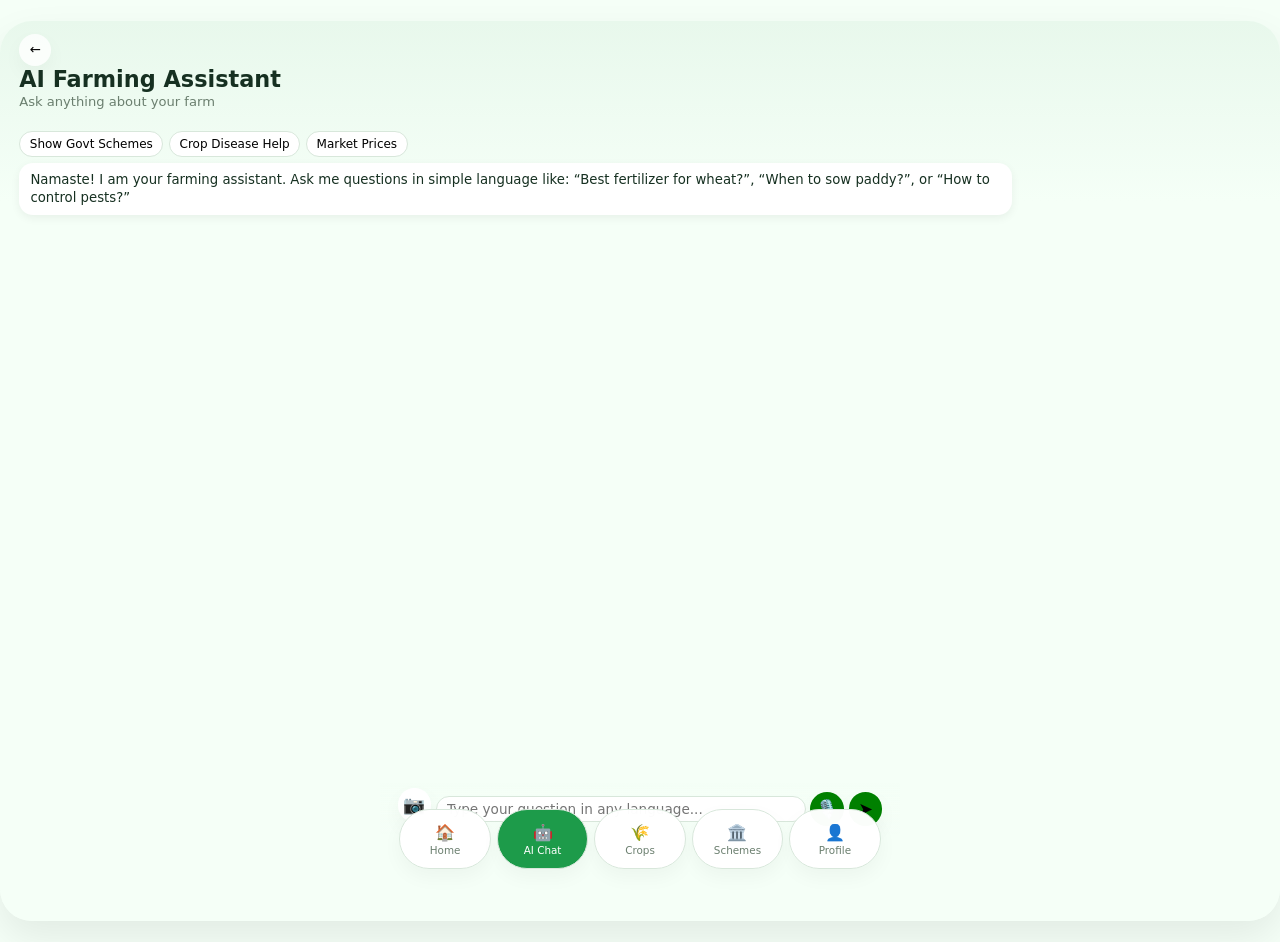
<file: chat.html>
<!DOCTYPE html>
<html lang="en">
<head>
  <meta charset="UTF-8" />
  <title>AI Chat – Kisan Sathi</title>
  <meta name="viewport" content="width=device-width, initial-scale=1.0" />
  <link rel="stylesheet" href="style.css" />
  <script src="script.js" defer></script>
  <script src="krishimitra.js" defer></script>
</head>
<body data-page="chat">
  <div class="app-shell">
    <header class="app-header simple">
      <button class="back-btn" onclick="navigateTo('index.html')">←</button>
      <div>
        <h1 class="app-title">AI Farming Assistant</h1>
        <p class="app-subtitle">Ask anything about your farm</p>
      </div>
    </header>

    <main class="app-main chat-main scrollable">
      <section class="chat-quick-actions">
        <button class="chip" onclick="chatQuick('Show government schemes for small farmers')">
          Show Govt Schemes
        </button>
        <button class="chip" onclick="chatQuick('I see yellow spots on my crop leaves')">
          Crop Disease Help
        </button>
        <button class="chip" onclick="chatQuick('Today market price of wheat')">
          Market Prices
        </button>
      </section>

      <section class="chat-window" id="chatWindow">
        <div class="chat-bubble bot">
          Namaste! I am your farming assistant. Ask me questions in simple language like:
          “Best fertilizer for wheat?”, “When to sow paddy?”, or “How to control pests?”
        </div>
      </section>
    </main>

    <footer class="chat-input-bar">
      <label class="icon-btn upload">
        📷
        <input type="file" accept="image/*" id="chatImageInput" onchange="handleChatImageUpload(event)" hidden />
      </label>

      <div class="chat-input-wrapper">
        <input
          type="text"
          id="chatInput"
          placeholder="Type your question in any language..."
        />
      </div>

      <button class="icon-btn mic"id="voiceBtn" onclick="startVoiceInput()">🎙️
      </button>

      <button class="icon-btn send" onclick="sendChatMessage()">
        ➤
      </button>
    </footer>

    <nav class="bottom-nav">
      <button class="nav-item" onclick="navigateTo('index.html')">
        <span class="nav-icon">🏠</span>
        <span class="nav-label">Home</span>
      </button>
      <button class="nav-item active" onclick="navigateTo('chat.html')">
        <span class="nav-icon">🤖</span>
        <span class="nav-label">AI Chat</span>
      </button>
      <button class="nav-item" onclick="navigateTo('crops.html')">
        <span class="nav-icon">🌾</span>
        <span class="nav-label">Crops</span>
      </button>
      <button class="nav-item" onclick="navigateTo('schemes.html')">
        <span class="nav-icon">🏛️</span>
        <span class="nav-label">Schemes</span>
      </button>
      <button class="nav-item" onclick="navigateTo('profile.html')">
        <span class="nav-icon">👤</span>
        <span class="nav-label">Profile</span>
      </button>
    </nav>
  </div>
</body>
</html>
</file>
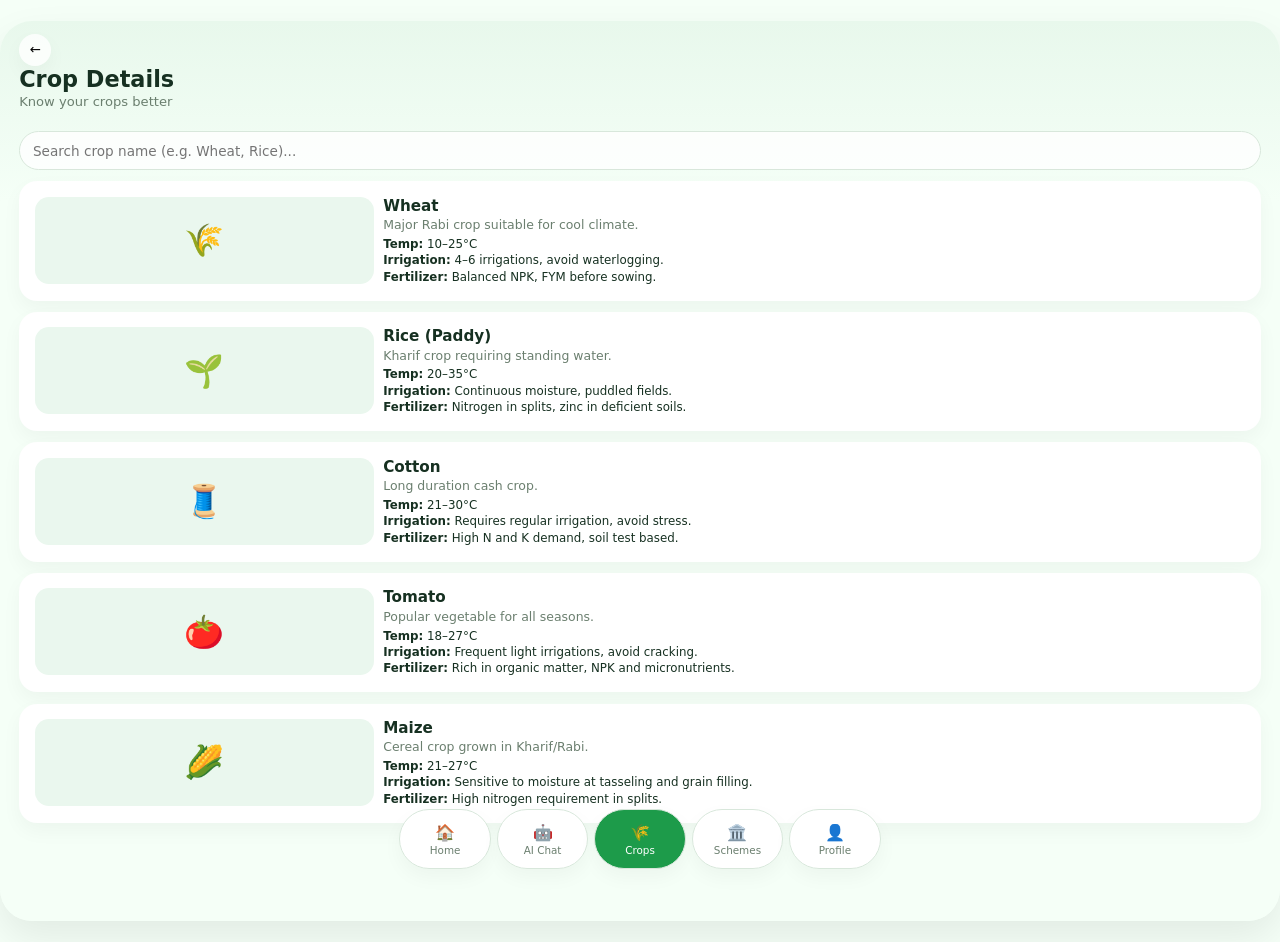
<file: crops.html>
<!DOCTYPE html>
<html lang="en">
<head>
  <meta charset="UTF-8" />
  <title>Crops – Kisan Sathi</title>
  <meta name="viewport" content="width=device-width, initial-scale=1.0" />
  <link rel="stylesheet" href="style.css" />
  <script src="script.js" defer></script>
</head>
<body data-page="crops">
  <div class="app-shell">
    <header class="app-header simple">
      <button class="back-btn" onclick="navigateTo('index.html')">←</button>
      <div>
        <h1 class="app-title">Crop Details</h1>
        <p class="app-subtitle">Know your crops better</p>
      </div>
    </header>

    <main class="app-main scrollable">
      <div class="search-bar-wrapper">
        <input
          type="text"
          id="cropSearch"
          placeholder="Search crop name (e.g. Wheat, Rice)..."
          oninput="filterCrops()"
        />
      </div>

      <section id="cropList" class="card-list">
        <!-- Cards populated from script.js -->
      </section>
    </main>

    <nav class="bottom-nav">
      <button class="nav-item" onclick="navigateTo('index.html')">
        <span class="nav-icon">🏠</span>
        <span class="nav-label">Home</span>
      </button>
      <button class="nav-item" onclick="navigateTo('chat.html')">
        <span class="nav-icon">🤖</span>
        <span class="nav-label">AI Chat</span>
      </button>
      <button class="nav-item active" onclick="navigateTo('crops.html')">
        <span class="nav-icon">🌾</span>
        <span class="nav-label">Crops</span>
      </button>
      <button class="nav-item" onclick="navigateTo('schemes.html')">
        <span class="nav-icon">🏛️</span>
        <span class="nav-label">Schemes</span>
      </button>
      <button class="nav-item" onclick="navigateTo('profile.html')">
        <span class="nav-icon">👤</span>
        <span class="nav-label">Profile</span>
      </button>
    </nav>
  </div>
</body>
</html>
</file>
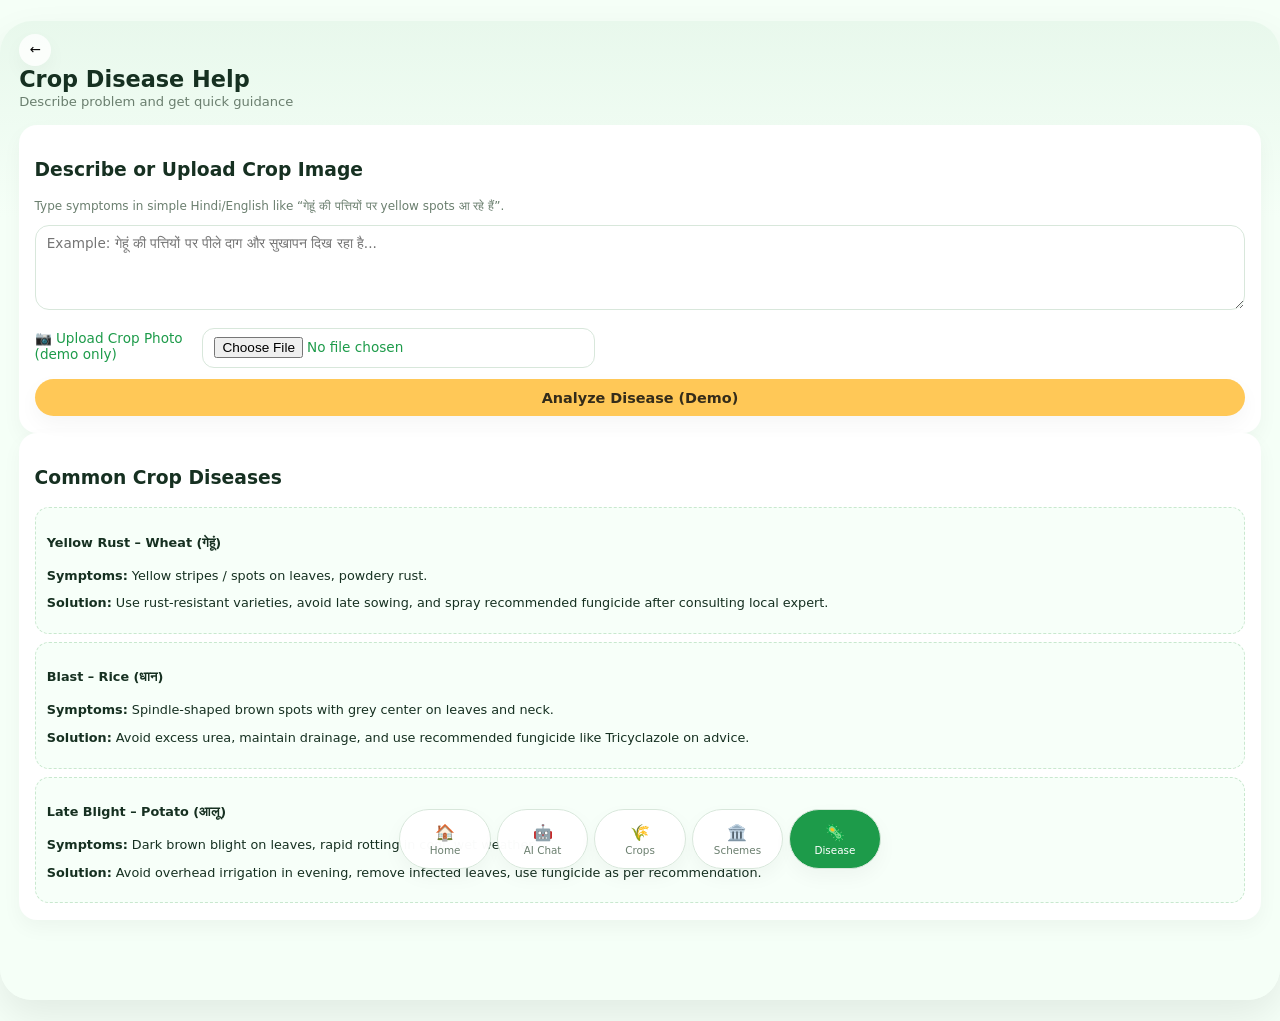
<file: disease.html>
<!DOCTYPE html>
<html lang="en">
<head>
  <meta charset="UTF-8" />
  <title>Crop Diseases – Kisan Sathi</title>
  <meta name="viewport" content="width=device-width, initial-scale=1.0" />
  <link rel="stylesheet" href="style.css" />
  <script src="script.js" defer></script>
</head>
<body data-page="disease">
  <div class="app-shell">
    <header class="app-header simple">
      <button class="back-btn" onclick="navigateTo('index.html')">←</button>
      <div>
        <h1 class="app-title">Crop Disease Help</h1>
        <p class="app-subtitle">Describe problem and get quick guidance</p>
      </div>
    </header>

    <main class="app-main scrollable">
      <section class="card">
        <h3>Describe or Upload Crop Image</h3>
        <p class="info-text small">
          Type symptoms in simple Hindi/English like “गेहूं की पत्तियों पर yellow spots आ रहे हैं”.
        </p>

        <textarea
          id="diseaseDescribe"
          rows="4"
          placeholder="Example: गेहूं की पत्तियों पर पीले दाग और सुखापन दिख रहा है..."
        ></textarea>

        <label class="file-upload">
          <span>📷 Upload Crop Photo (demo only)</span>
          <input
            type="file"
            accept="image/*"
            onchange="handleDiseaseImageUpload(event)"
          />
        </label>

        <button class="btn-primary full-width" onclick="analyzeDisease()">
          Analyze Disease (Demo)
        </button>
      </section>

      <section class="card ai-result" id="diseaseResult" hidden>
        <h3>Possible Issue & Suggestions</h3>
        <p class="ai-tag">AI-style suggestion (offline demo)</p>
        <div id="diseaseContent"></div>
      </section>

      <section class="card">
        <h3>Common Crop Diseases</h3>

        <div class="disease-card">
          <h4>Yellow Rust – Wheat (गेहूं)</h4>
          <p><strong>Symptoms:</strong> Yellow stripes / spots on leaves, powdery rust.</p>
          <p><strong>Solution:</strong> Use rust-resistant varieties, avoid late sowing, and spray recommended fungicide after consulting local expert.</p>
        </div>

        <div class="disease-card">
          <h4>Blast – Rice (धान)</h4>
          <p><strong>Symptoms:</strong> Spindle-shaped brown spots with grey center on leaves and neck.</p>
          <p><strong>Solution:</strong> Avoid excess urea, maintain drainage, and use recommended fungicide like Tricyclazole on advice.</p>
        </div>

        <div class="disease-card">
          <h4>Late Blight – Potato (आलू)</h4>
          <p><strong>Symptoms:</strong> Dark brown blight on leaves, rapid rotting in cool, wet weather.</p>
          <p><strong>Solution:</strong> Avoid overhead irrigation in evening, remove infected leaves, use fungicide as per recommendation.</p>
        </div>
      </section>
    </main>

    <nav class="bottom-nav">
      <button class="nav-item" onclick="navigateTo('index.html')">
        <span class="nav-icon">🏠</span>
        <span class="nav-label">Home</span>
      </button>
      <button class="nav-item" onclick="navigateTo('chat.html')">
        <span class="nav-icon">🤖</span>
        <span class="nav-label">AI Chat</span>
      </button>
      <button class="nav-item" onclick="navigateTo('crops.html')">
        <span class="nav-icon">🌾</span>
        <span class="nav-label">Crops</span>
      </button>
      <button class="nav-item" onclick="navigateTo('schemes.html')">
        <span class="nav-icon">🏛️</span>
        <span class="nav-label">Schemes</span>
      </button>
      <button class="nav-item active" onclick="navigateTo('disease.html')">
        <span class="nav-icon">🦠</span>
        <span class="nav-label">Disease</span>
      </button>
    </nav>
  </div>
</body>
</html>
</file>
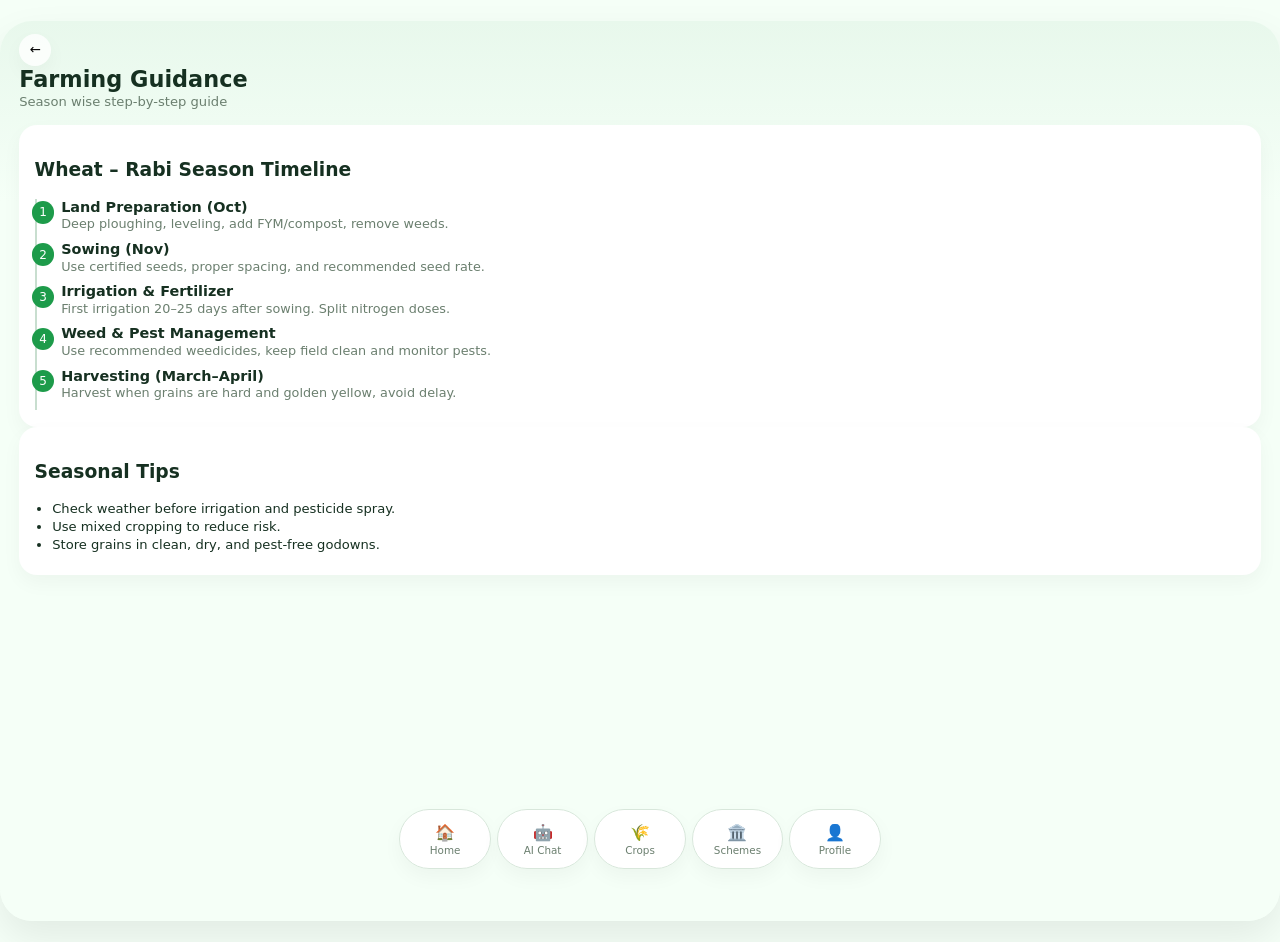
<file: guidance.html>
<!DOCTYPE html>
<html lang="en">
<head>
  <meta charset="UTF-8" />
  <title>Farming Guidance – Kisan Sathi</title>
  <meta name="viewport" content="width=device-width, initial-scale=1.0" />
  <link rel="stylesheet" href="style.css" />
  <script src="script.js" defer></script>
</head>
<body data-page="guidance">
  <div class="app-shell">
    <header class="app-header simple">
      <button class="back-btn" onclick="navigateTo('index.html')">←</button>
      <div>
        <h1 class="app-title">Farming Guidance</h1>
        <p class="app-subtitle">Season wise step-by-step guide</p>
      </div>
    </header>

    <main class="app-main scrollable">
      <section class="card">
        <h3>Wheat – Rabi Season Timeline</h3>
        <div class="timeline">
          <div class="timeline-item">
            <div class="timeline-dot">1</div>
            <div class="timeline-content">
              <h4>Land Preparation (Oct)</h4>
              <p>Deep ploughing, leveling, add FYM/compost, remove weeds.</p>
            </div>
          </div>

          <div class="timeline-item">
            <div class="timeline-dot">2</div>
            <div class="timeline-content">
              <h4>Sowing (Nov)</h4>
              <p>Use certified seeds, proper spacing, and recommended seed rate.</p>
            </div>
          </div>

          <div class="timeline-item">
            <div class="timeline-dot">3</div>
            <div class="timeline-content">
              <h4>Irrigation & Fertilizer</h4>
              <p>First irrigation 20–25 days after sowing. Split nitrogen doses.</p>
            </div>
          </div>

          <div class="timeline-item">
            <div class="timeline-dot">4</div>
            <div class="timeline-content">
              <h4>Weed & Pest Management</h4>
              <p>Use recommended weedicides, keep field clean and monitor pests.</p>
            </div>
          </div>

          <div class="timeline-item">
            <div class="timeline-dot">5</div>
            <div class="timeline-content">
              <h4>Harvesting (March–April)</h4>
              <p>Harvest when grains are hard and golden yellow, avoid delay.</p>
            </div>
          </div>
        </div>
      </section>

      <section class="card">
        <h3>Seasonal Tips</h3>
        <ul class="simple-list">
          <li>Check weather before irrigation and pesticide spray.</li>
          <li>Use mixed cropping to reduce risk.</li>
          <li>Store grains in clean, dry, and pest-free godowns.</li>
        </ul>
      </section>
    </main>

    <nav class="bottom-nav">
      <button class="nav-item" onclick="navigateTo('index.html')">
        <span class="nav-icon">🏠</span>
        <span class="nav-label">Home</span>
      </button>
      <button class="nav-item" onclick="navigateTo('chat.html')">
        <span class="nav-icon">🤖</span>
        <span class="nav-label">AI Chat</span>
      </button>
      <button class="nav-item" onclick="navigateTo('crops.html')">
        <span class="nav-icon">🌾</span>
        <span class="nav-label">Crops</span>
      </button>
      <button class="nav-item" onclick="navigateTo('schemes.html')">
        <span class="nav-icon">🏛️</span>
        <span class="nav-label">Schemes</span>
      </button>
      <button class="nav-item" onclick="navigateTo('profile.html')">
        <span class="nav-icon">👤</span>
        <span class="nav-label">Profile</span>
      </button>
    </nav>
  </div>
</body>
</html>
</file>
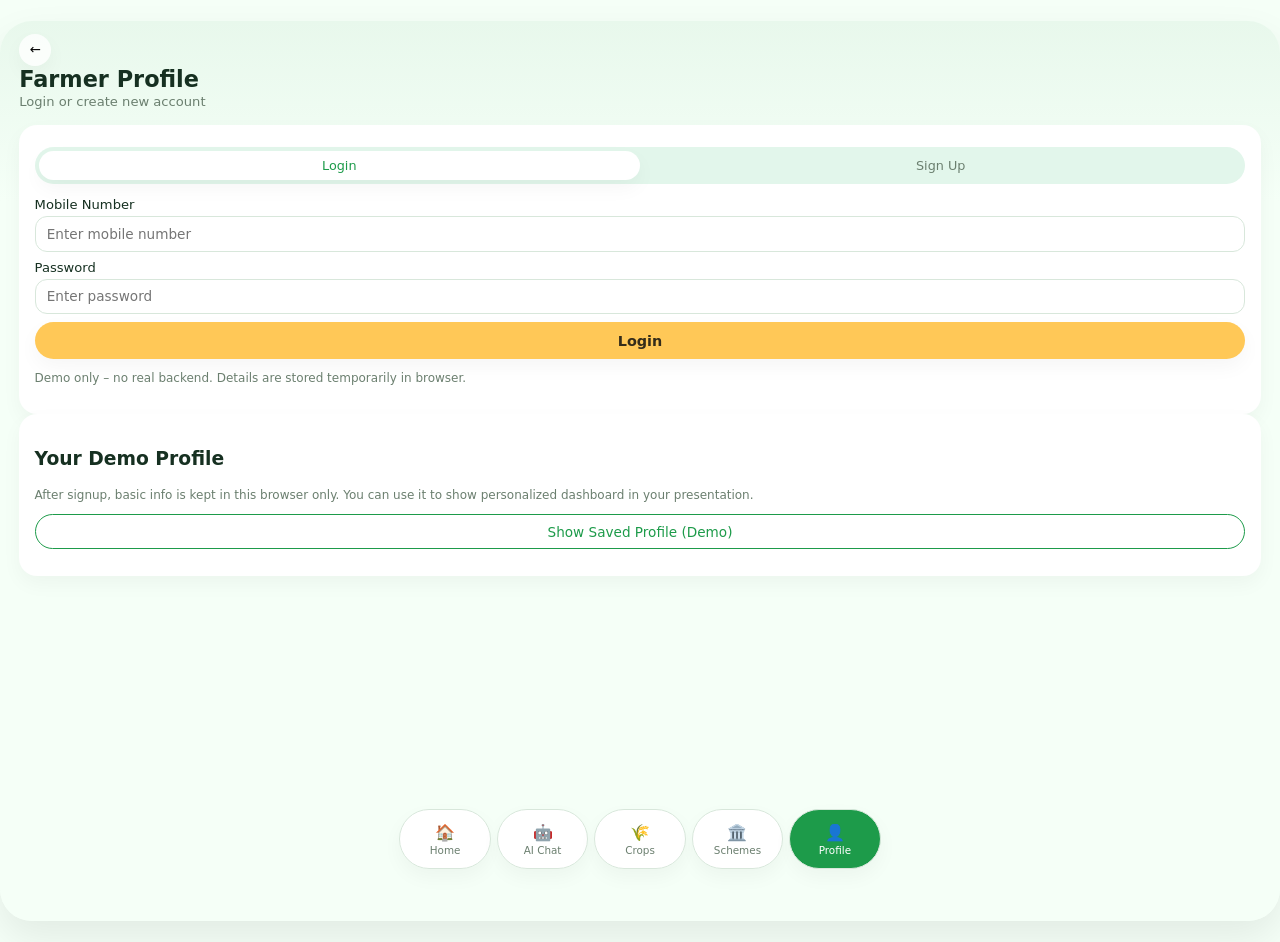
<file: profile.html>
<!DOCTYPE html>
<html lang="en">
<head>
  <meta charset="UTF-8" />
  <title>Profile – Kisan Sathi</title>
  <meta name="viewport" content="width=device-width, initial-scale=1.0" />
  <link rel="stylesheet" href="style.css" />
  <script src="script.js" defer></script>
</head>
<body data-page="profile">
  <div class="app-shell">
    <header class="app-header simple">
      <button class="back-btn" onclick="navigateTo('index.html')">←</button>
      <div>
        <h1 class="app-title">Farmer Profile</h1>
        <p class="app-subtitle">Login or create new account</p>
      </div>
    </header>

    <main class="app-main scrollable">
      <section class="card">
        <div class="tabs">
          <button class="tab active" data-tab="login" onclick="switchAuthTab('login')">Login</button>
          <button class="tab" data-tab="signup" onclick="switchAuthTab('signup')">Sign Up</button>
        </div>

        <!-- LOGIN FORM -->
        <form id="loginForm" class="auth-form" onsubmit="handleLogin(event)">
          <label>
            Mobile Number
            <input type="tel" id="loginMobile" placeholder="Enter mobile number" required />
          </label>

          <label>
            Password
            <input type="password" id="loginPassword" placeholder="Enter password" required />
          </label>

          <button type="submit" class="btn-primary full-width">
            Login
          </button>

          <p class="info-text small">
            Demo only – no real backend. Details are stored temporarily in browser.
          </p>
        </form>

        <!-- SIGNUP FORM -->
        <form id="signupForm" class="auth-form" onsubmit="handleSignup(event)" hidden>
          <label>
            Full Name
            <input type="text" id="signupName" placeholder="Your name" required />
          </label>

          <label>
            Village / City
            <input type="text" id="signupVillage" placeholder="Your village" required />
          </label>

          <label>
            Mobile Number
            <input type="tel" id="signupMobile" placeholder="Enter mobile number" required />
          </label>

          <label>
            Password
            <input type="password" id="signupPassword" placeholder="Create password" required />
          </label>

          <label>
            Type of Farmer
            <select id="signupType" required>
              <option value="small">Small / Marginal</option>
              <option value="medium">Medium</option>
              <option value="large">Large</option>
            </select>
          </label>

          <button type="submit" class="btn-primary full-width">
            Create Account
          </button>

          <p class="info-text small">
            In real app this will connect to secure server. Here it’s only for hackathon demo.
          </p>
        </form>

        <div id="authMessage" class="elig-result"></div>
      </section>

      <section class="card">
        <h3>Your Demo Profile</h3>
        <p class="info-text small">
          After signup, basic info is kept in this browser only. You can use it to show personalized dashboard in your presentation.
        </p>
        <button class="btn-outline full-width" onclick="showDemoProfile()">
          Show Saved Profile (Demo)
        </button>
        <div id="profilePreview" class="elig-result"></div>
      </section>
    </main>

    <nav class="bottom-nav">
      <button class="nav-item" onclick="navigateTo('index.html')">
        <span class="nav-icon">🏠</span>
        <span class="nav-label">Home</span>
      </button>
      <button class="nav-item" onclick="navigateTo('chat.html')">
        <span class="nav-icon">🤖</span>
        <span class="nav-label">AI Chat</span>
      </button>
      <button class="nav-item" onclick="navigateTo('crops.html')">
        <span class="nav-icon">🌾</span>
        <span class="nav-label">Crops</span>
      </button>
      <button class="nav-item" onclick="navigateTo('schemes.html')">
        <span class="nav-icon">🏛️</span>
        <span class="nav-label">Schemes</span>
      </button>
      <button class="nav-item active" onclick="navigateTo('profile.html')">
        <span class="nav-icon">👤</span>
        <span class="nav-label">Profile</span>
      </button>
    </nav>
  </div>
</body>
</html>
</file>
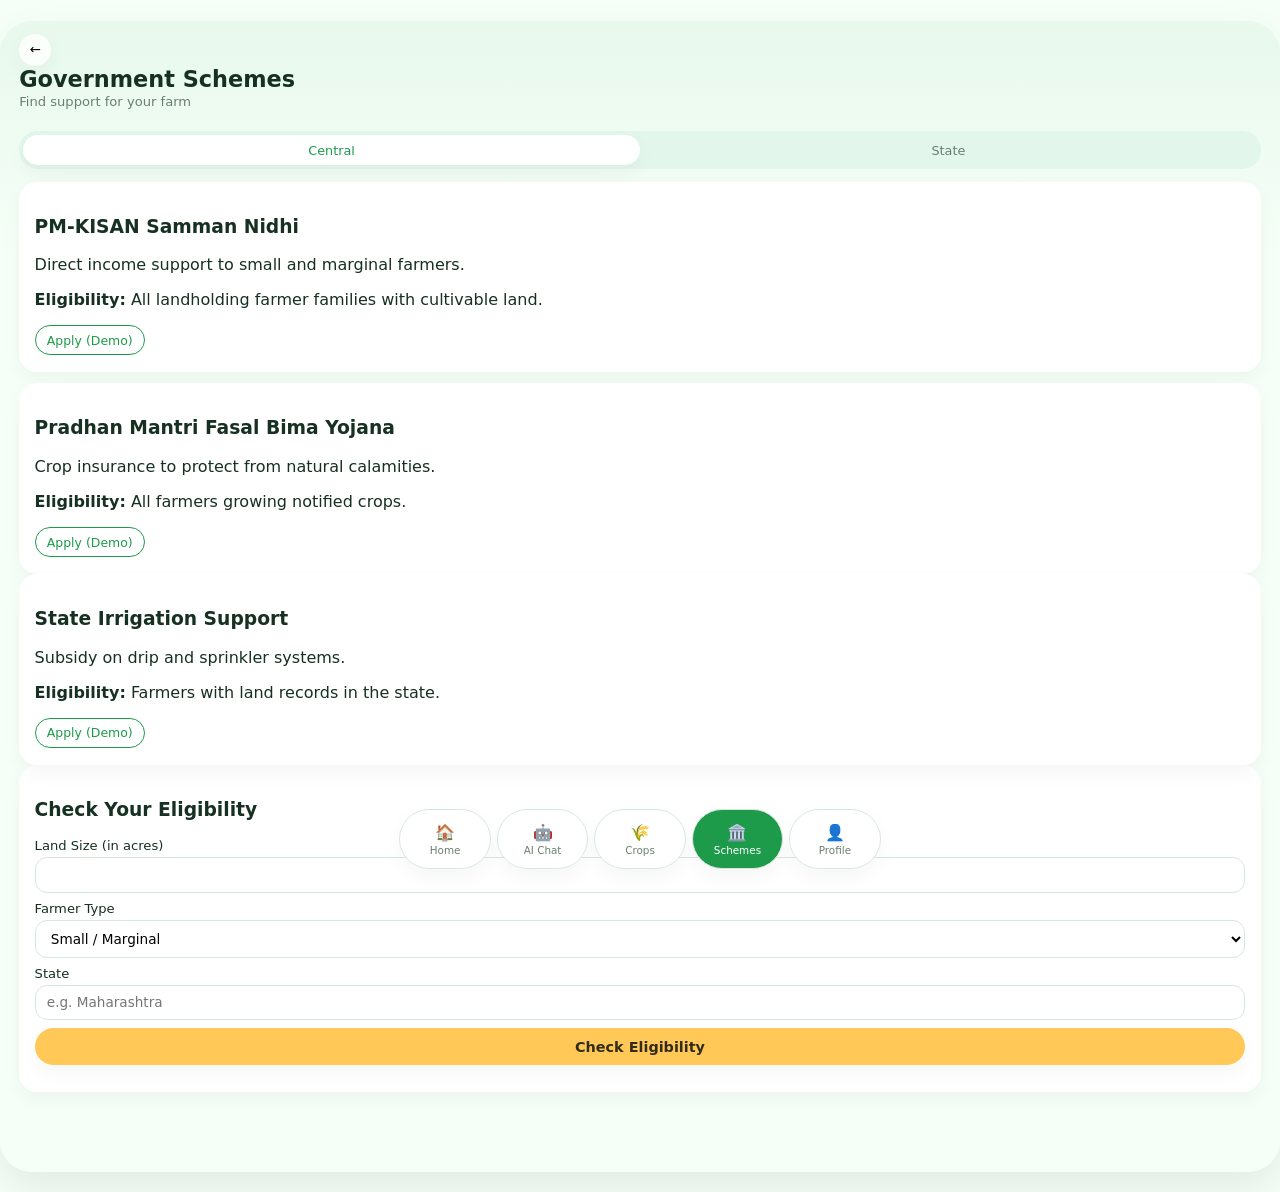
<file: schemes.html>
<!DOCTYPE html>
<html lang="en">
<head>
  <meta charset="UTF-8" />
  <title>Govt Schemes – Kisan Sathi</title>
  <meta name="viewport" content="width=device-width, initial-scale=1.0" />
  <link rel="stylesheet" href="style.css" />
  <script src="script.js" defer></script>
</head>
<body data-page="schemes">
  <div class="app-shell">
    <header class="app-header simple">
      <button class="back-btn" onclick="navigateTo('index.html')">←</button>
      <div>
        <h1 class="app-title">Government Schemes</h1>
        <p class="app-subtitle">Find support for your farm</p>
      </div>
    </header>

    <main class="app-main scrollable">
      <div class="tabs">
        <button class="tab active" data-tab="central" onclick="switchSchemeTab('central')">Central</button>
        <button class="tab" data-tab="state" onclick="switchSchemeTab('state')">State</button>
      </div>

      <section id="centralSchemes" class="card-list schemes-list">
        <article class="card scheme-card">
          <h3>PM-KISAN Samman Nidhi</h3>
          <p>Direct income support to small and marginal farmers.</p>
          <p><strong>Eligibility:</strong> All landholding farmer families with cultivable land.</p>
          <button class="btn-outline small">Apply (Demo)</button>
        </article>

        <article class="card scheme-card">
          <h3>Pradhan Mantri Fasal Bima Yojana</h3>
          <p>Crop insurance to protect from natural calamities.</p>
          <p><strong>Eligibility:</strong> All farmers growing notified crops.</p>
          <button class="btn-outline small">Apply (Demo)</button>
        </article>
      </section>

      <section id="stateSchemes" class="card-list schemes-list" hidden>
        <article class="card scheme-card">
          <h3>State Irrigation Support</h3>
          <p>Subsidy on drip and sprinkler systems.</p>
          <p><strong>Eligibility:</strong> Farmers with land records in the state.</p>
          <button class="btn-outline small">Apply (Demo)</button>
        </article>
      </section>

      <section class="card">
        <h3>Check Your Eligibility</h3>
        <form onsubmit="checkEligibility(event)">
          <label>
            Land Size (in acres)
            <input type="number" id="eligLand" min="0" step="0.1" required />
          </label>

          <label>
            Farmer Type
            <select id="eligType">
              <option value="small">Small / Marginal</option>
              <option value="large">Large</option>
            </select>
          </label>

          <label>
            State
            <input type="text" id="eligState" placeholder="e.g. Maharashtra" required />
          </label>

          <button type="submit" class="btn-primary full-width">
            Check Eligibility
          </button>
        </form>

        <div id="eligResult" class="elig-result"></div>
      </section>
    </main>

    <nav class="bottom-nav">
      <button class="nav-item" onclick="navigateTo('index.html')">
        <span class="nav-icon">🏠</span>
        <span class="nav-label">Home</span>
      </button>
      <button class="nav-item" onclick="navigateTo('chat.html')">
        <span class="nav-icon">🤖</span>
        <span class="nav-label">AI Chat</span>
      </button>
      <button class="nav-item" onclick="navigateTo('crops.html')">
        <span class="nav-icon">🌾</span>
        <span class="nav-label">Crops</span>
      </button>
      <button class="nav-item active" onclick="navigateTo('schemes.html')">
        <span class="nav-icon">🏛️</span>
        <span class="nav-label">Schemes</span>
      </button>
      <button class="nav-item" onclick="navigateTo('profile.html')">
        <span class="nav-icon">👤</span>
        <span class="nav-label">Profile</span>
      </button>
    </nav>
  </div>
</body>
</html>
</file>
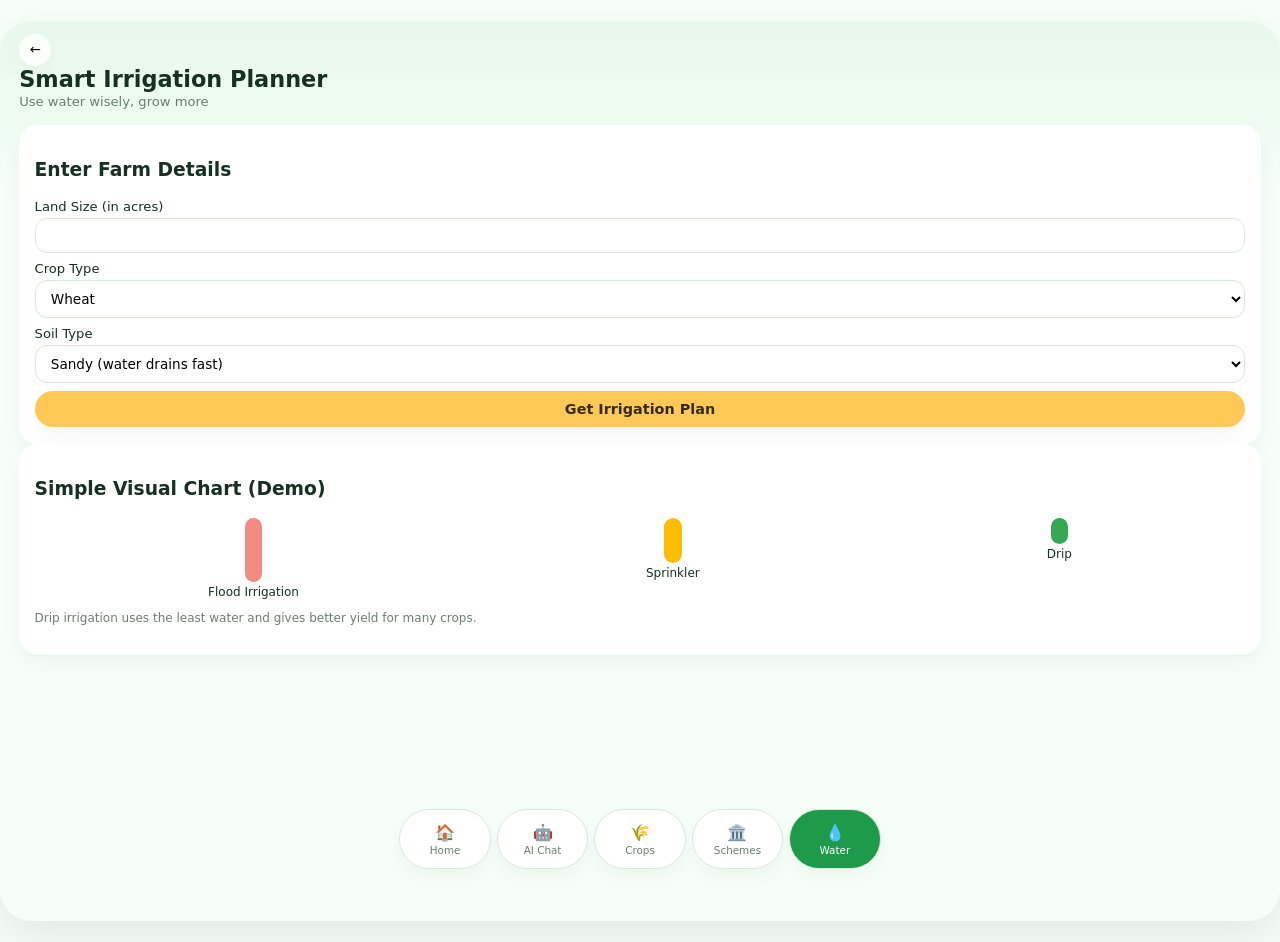
<file: water.html>
<!DOCTYPE html>
<html lang="en">
<head>
  <meta charset="UTF-8" />
  <title>Water System – Kisan Sathi</title>
  <meta name="viewport" content="width=device-width, initial-scale=1.0" />
  <link rel="stylesheet" href="style.css" />
  <script src="script.js" defer></script>
</head>
<body data-page="water">
  <div class="app-shell">
    <header class="app-header simple">
      <button class="back-btn" onclick="navigateTo('index.html')">←</button>
      <div>
        <h1 class="app-title">Smart Irrigation Planner</h1>
        <p class="app-subtitle">Use water wisely, grow more</p>
      </div>
    </header>

    <main class="app-main scrollable">
      <section class="card">
        <h3>Enter Farm Details</h3>
        <form onsubmit="calculateWater(event)" class="water-form">
          <label>
            Land Size (in acres)
            <input type="number" id="waterLand" min="0" step="0.1" required />
          </label>

          <label>
            Crop Type
            <select id="waterCrop">
              <option value="wheat">Wheat</option>
              <option value="rice">Rice (Paddy)</option>
              <option value="cotton">Cotton</option>
              <option value="vegetables">Vegetables</option>
            </select>
          </label>

          <label>
            Soil Type
            <select id="waterSoil">
              <option value="sandy">Sandy (water drains fast)</option>
              <option value="loamy">Loamy (medium)</option>
              <option value="clay">Clay (holds water)</option>
            </select>
          </label>

          <button type="submit" class="btn-primary full-width">
            Get Irrigation Plan
          </button>
        </form>
      </section>

      <section id="waterResultSection" class="card" hidden>
        <h3>Irrigation Recommendation</h3>
        <p id="waterAmount"></p>
        <p id="waterSchedule"></p>

        <div class="water-bar-wrapper">
          <span>Water Usage vs Ideal</span>
          <div class="water-bar">
            <div id="waterBarFill" class="water-bar-fill"></div>
          </div>
          <small id="waterBarLabel"></small>
        </div>

        <h4>Water Saving Tips</h4>
        <ul class="simple-list" id="waterTips"></ul>
      </section>

      <section class="card">
        <h3>Simple Visual Chart (Demo)</h3>
        <div class="chart-demo">
          <div class="chart-bar">
            <div class="chart-bar-inner chart-high"></div>
            <span>Flood Irrigation</span>
          </div>
          <div class="chart-bar">
            <div class="chart-bar-inner chart-medium"></div>
            <span>Sprinkler</span>
          </div>
          <div class="chart-bar">
            <div class="chart-bar-inner chart-low"></div>
            <span>Drip</span>
          </div>
        </div>
        <p class="info-text small">
          Drip irrigation uses the least water and gives better yield for many crops.
        </p>
      </section>
    </main>

    <nav class="bottom-nav">
      <button class="nav-item" onclick="navigateTo('index.html')">
        <span class="nav-icon">🏠</span>
        <span class="nav-label">Home</span>
      </button>
      <button class="nav-item" onclick="navigateTo('chat.html')">
        <span class="nav-icon">🤖</span>
        <span class="nav-label">AI Chat</span>
      </button>
      <button class="nav-item" onclick="navigateTo('crops.html')">
        <span class="nav-icon">🌾</span>
        <span class="nav-label">Crops</span>
      </button>
      <button class="nav-item" onclick="navigateTo('schemes.html')">
        <span class="nav-icon">🏛️</span>
        <span class="nav-label">Schemes</span>
      </button>
      <button class="nav-item active" onclick="navigateTo('water.html')">
        <span class="nav-icon">💧</span>
        <span class="nav-label">Water</span>
      </button>
    </nav>
  </div>
</body>
</html>
</file>
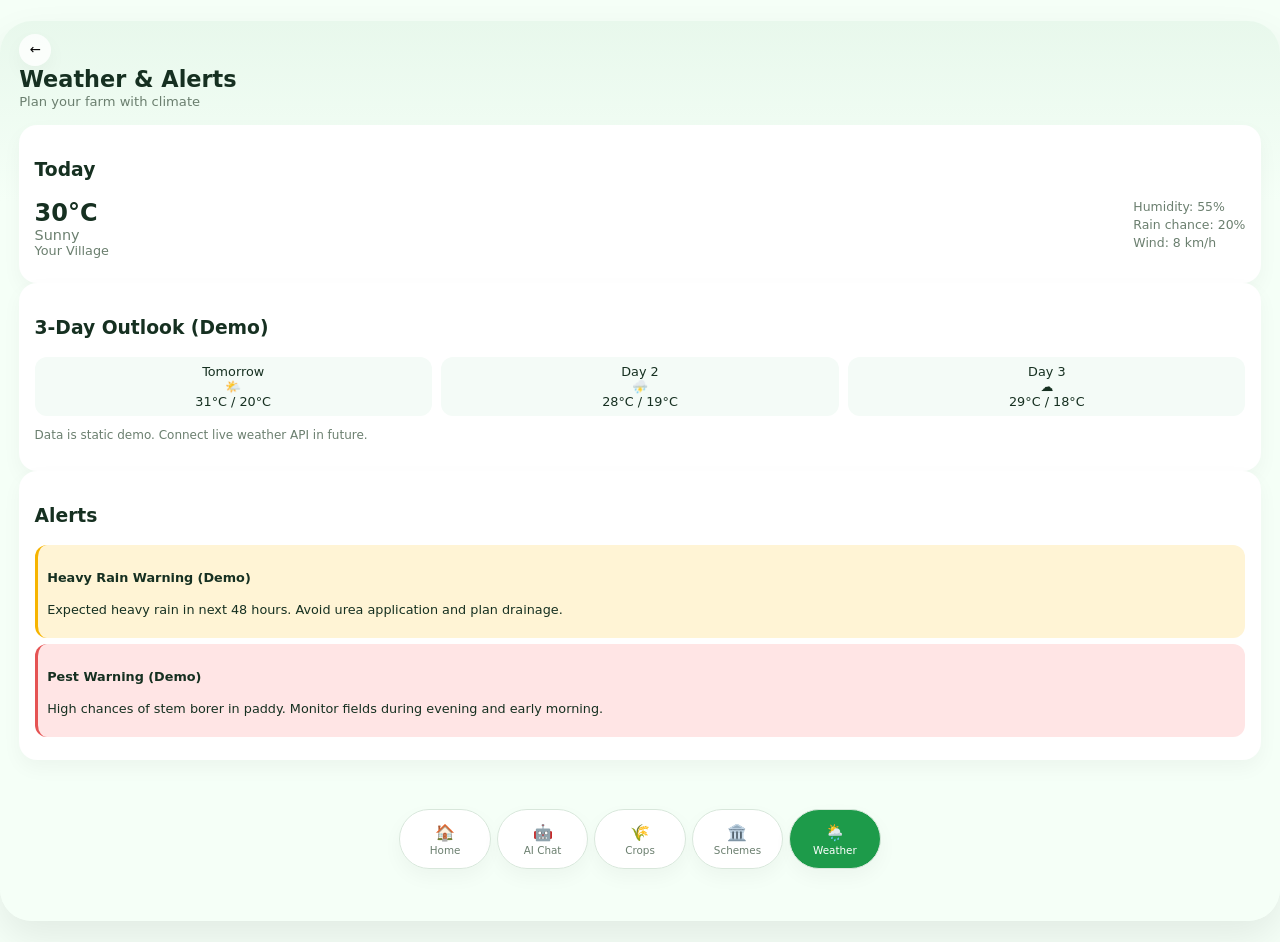
<file: weather.html>
<!DOCTYPE html>
<html lang="en">
<head>
  <meta charset="UTF-8" />
  <title>Weather & Alerts – Kisan Sathi</title>
  <meta name="viewport" content="width=device-width, initial-scale=1.0" />
  <link rel="stylesheet" href="style.css" />
  <script src="script.js" defer></script>
</head>
<body data-page="weather">
  <div class="app-shell">
    <header class="app-header simple">
      <button class="back-btn" onclick="navigateTo('index.html')">←</button>
      <div>
        <h1 class="app-title">Weather & Alerts</h1>
        <p class="app-subtitle">Plan your farm with climate</p>
      </div>
    </header>

    <main class="app-main scrollable">
      <section class="card">
        <h3>Today</h3>
        <div class="weather-main">
          <div>
            <div class="weather-temp" id="detailTemp">30°C</div>
            <div class="weather-condition" id="detailCond">Sunny</div>
            <div class="weather-location">Your Village</div>
          </div>
          <div class="weather-extra">
            <div>Humidity: <span id="detailHumidity">55%</span></div>
            <div>Rain chance: <span id="detailRain">20%</span></div>
            <div>Wind: <span id="detailWind">8 km/h</span></div>
          </div>
        </div>
      </section>

      <section class="card">
        <h3>3-Day Outlook (Demo)</h3>
        <div class="forecast-grid">
          <div class="forecast-item">
            <div>Tomorrow</div>
            <div>🌤️</div>
            <div>31°C / 20°C</div>
          </div>
          <div class="forecast-item">
            <div>Day 2</div>
            <div>⛈️</div>
            <div>28°C / 19°C</div>
          </div>
          <div class="forecast-item">
            <div>Day 3</div>
            <div>☁️</div>
            <div>29°C / 18°C</div>
          </div>
        </div>
        <p class="info-text small">
          Data is static demo. Connect live weather API in future.
        </p>
      </section>

      <section class="card alerts-card">
        <h3>Alerts</h3>
        <div class="alert alert-warning">
          <h4>Heavy Rain Warning (Demo)</h4>
          <p>Expected heavy rain in next 48 hours. Avoid urea application and plan drainage.</p>
        </div>

        <div class="alert alert-pest">
          <h4>Pest Warning (Demo)</h4>
          <p>High chances of stem borer in paddy. Monitor fields during evening and early morning.</p>
        </div>
      </section>
    </main>

    <nav class="bottom-nav">
      <button class="nav-item" onclick="navigateTo('index.html')">
        <span class="nav-icon">🏠</span>
        <span class="nav-label">Home</span>
      </button>
      <button class="nav-item" onclick="navigateTo('chat.html')">
        <span class="nav-icon">🤖</span>
        <span class="nav-label">AI Chat</span>
      </button>
      <button class="nav-item" onclick="navigateTo('crops.html')">
        <span class="nav-icon">🌾</span>
        <span class="nav-label">Crops</span>
      </button>
      <button class="nav-item" onclick="navigateTo('schemes.html')">
        <span class="nav-icon">🏛️</span>
        <span class="nav-label">Schemes</span>
      </button>
      <button class="nav-item active" onclick="navigateTo('weather.html')">
        <span class="nav-icon">🌦️</span>
        <span class="nav-label">Weather</span>
      </button>
    </nav>
  </div>
</body>
</html>
</file>
<file: style.css>
:root {
  --bg: #f5fff7;
  --bg-alt: #ffffff;
  --primary: #1d9b4a;
  --primary-soft: #e2f6eb;
  --accent: #ffc857;
  --danger: #e55353;
  --text-main: #163021;
  --text-muted: #6b7f6f;
  --border-soft: #d8e7db;
  --shadow-soft: 0 8px 20px rgba(0, 0, 0, 0.04);
  --radius-card: 18px;
  --radius-pill: 999px;
}

* {
  box-sizing: border-box;
}

html, body {
  margin: 0;
  padding: 0;
  font-family: system-ui, -apple-system, BlinkMacSystemFont, "Segoe UI", sans-serif;
  background: var(--bg);
  color: var(--text-main);
}

body {
  display: flex;
  justify-content: center;
  align-items: stretch;
  min-height: 100vh;
}

/* .app-shell {
  background: linear-gradient(180deg, #e8f8ec 0%, #f5fff7 20%);
  width: 100%;
  max-width: 520px;
  min-height: 100vh;
  display: flex;
  flex-direction: column;
  position: relative;
  overflow: hidden;
} */
.app-shell {
  background: linear-gradient(180deg, #e8f8ec 0%, #f5fff7 20%);
  width: 100%;
  min-height: 100vh;
  display: flex;
  flex-direction: column;
  position: relative;
  overflow: hidden;
}

.app-header {
  padding: 1rem 1.2rem 0.6rem;
}

.app-header.simple {
  padding-top: 0.8rem;
}

.header-top {
  display: flex;
  align-items: center;
  justify-content: space-between;
}

.app-title {
  font-size: 1.4rem;
  margin: 0;
}

.app-subtitle {
  margin: 0.15rem 0 0;
  font-size: 0.82rem;
  color: var(--text-muted);
}

.header-weather-mini {
  background: rgba(255, 255, 255, 0.7);
  padding: 0.4rem 0.6rem;
  border-radius: 12px;
  display: flex;
  align-items: center;
  gap: 0.4rem;
  box-shadow: var(--shadow-soft);
}

.header-weather-mini .icon {
  font-size: 1.4rem;
}

.mini-temp {
  font-weight: 600;
  font-size: 0.9rem;
}
.language {
    border-radius: 10px;
    background-color: #1d9b4a;
    padding-left: 8px;
    color: white;
}

.mini-location {
  font-size: 0.7rem;
  color: var(--text-muted);
}

.app-main {
  flex: 1;
  padding: 0.4rem 1.2rem 5rem;
}

.scrollable {
  overflow-y: auto;
  -webkit-overflow-scrolling: touch;
   
}
/* Cards & Layout */

.home2 {
    background-color: rgb(40, 134, 40);
}


.section-title {
  font-size: 1rem;
  margin: 1rem 0 0.5rem;
}

.welcome-card {
  background: linear-gradient(135deg, #1d9b4a, #4ad66d);
  color: #fff;
  border-radius: 22px;
  padding: 1rem 1.2rem 1.2rem;
  margin-top: 0.4rem;
  box-shadow: var(--shadow-soft);
}

.welcome-card h2 {
  margin-top: 0;
  margin-bottom: 0.4rem;
  font-size: 1.1rem;
}

.welcome-card p {
  margin: 0 0 0.9rem;
  font-size: 0.9rem;
}

.card-grid {
  display: grid;
  grid-template-columns: repeat(2, minmax(0, 1fr));
  gap: 0.75rem;
}

.card {
  background: var(--bg-alt);
  border-radius: var(--radius-card);
  padding: 0.9rem 0.9rem 1rem;
  box-shadow: var(--shadow-soft);
  border: 1px solid rgba(255, 255, 255, 0.8);
}

.card-nav {
  text-align: left;
  border: none;
  background: var(--bg-alt);
  cursor: pointer;
  display: flex;
  flex-direction: column;
  align-items: flex-start;
  transition: transform 0.15s ease, box-shadow 0.15s ease, background 0.15s ease;
}

.card-nav:hover,
.card-nav:active {
  transform: translateY(-2px);
  box-shadow: 0 12px 25px rgba(0, 0, 0, 0.07);
  background: #f6fff8;
}

.card-icon {
  width: 2rem;
  height: 2rem;
  border-radius: 14px;
  background: var(--primary-soft);
  display: inline-flex;
  align-items: center;
  justify-content: center;
  margin-bottom: 0.35rem;
}

.card-nav h4 {
  margin: 0 0 0.1rem;
  font-size: 0.95rem;
}

.card-nav p {
  margin: 0;
  font-size: 0.78rem;
  color: var(--text-muted);
}

.info-text {
  font-size: 0.8rem;
  color: var(--text-muted);
}

/* Buttons */

button,
input,
select,
textarea {
  font-family: inherit;
}

button {
  cursor: pointer;
}

.btn-primary {
  background: var(--accent);
  color: #342c1a;
  border-radius: var(--radius-pill);
  border: none;
  padding: 0.65rem 1.2rem;
  font-weight: 600;
  font-size: 0.9rem;
  box-shadow: var(--shadow-soft);
  display: inline-flex;
  align-items: center;
  justify-content: center;
  gap: 0.3rem;
}

.btn-outline {
  background: transparent;
  color: var(--primary);
  border-radius: var(--radius-pill);
  border: 1px solid var(--primary);
  padding: 0.55rem 1rem;
  font-size: 0.85rem;
}

.btn-ghost {
  background: transparent;
  color: var(--primary);
  border-radius: var(--radius-pill);
  border: none;
  padding: 0.4rem 0.8rem;
  font-size: 0.8rem;
}

.btn-outline.small,
.btn-ghost.small {
  padding: 0.4rem 0.7rem;
  font-size: 0.78rem;
}

.full-width {
  width: 100%;
}

/* Bottom navigation */

.bottom-nav {
  position: fixed;
  left: 50%;
  bottom: 0.6rem;
  transform: translateX(-50%);
  width: 100%;
  max-width: 520px;
  padding: 0 1.2rem;
  box-sizing: border-box;
  z-index: 50;
}

/* .bottom-nav::before {
  content: "";
  position: absolute;
  inset: 0 0 0 0;
  transform: translateY(0.8rem);
} */

.bottom-nav > .nav-item {
  background: rgba(255, 255, 255, 0.98);
  border: 1px solid var(--border-soft);
  border-radius: 999px;
  box-shadow: var(--shadow-soft);

  width: 100%;
  height: 60px; /* or 100% if parent fixed */
  justify-content: center;
  cursor: pointer;

  padding: 0.35rem 0.6rem;
  flex: 1;
  display: flex;
  flex-direction: column;
  align-items: center;
  gap: 0.1rem;
  font-size: 0.7rem;
  color: var(--text-muted);
}

.bottom-nav {
  display: grid;
  grid-template-columns: repeat(5, minmax(0, 1fr));
  gap: 0.35rem;

  height: 70px;

}

.nav-item.active {
  background: var(--primary);
  color: #fff;
}

.nav-item * {
  pointer-events: none;
}

.nav-icon {
  font-size: 1rem;
}

.nav-label {
  font-size: 0.65rem;
}

/* Back button */

.back-btn {
  border: none;
  background: #ffffffcc;
  border-radius: 999px;
  width: 2rem;
  height: 2rem;
  margin-right: 0.6rem;
  display: inline-flex;
  align-items: center;
  justify-content: center;
  box-shadow: var(--shadow-soft);
}

/* Weather cards */

.weather-card {
  margin-top: 0.4rem;
}

.weather-main {
  display: flex;
  justify-content: space-between;
  gap: 1rem;
  margin-bottom: 0.5rem;
}

.weather-temp {
  font-size: 1.5rem;
  font-weight: 600;
}

.weather-condition {
  font-size: 0.9rem;
  color: var(--text-muted);
}

.weather-location {
  font-size: 0.8rem;
  color: var(--text-muted);
}

.weather-extra {
  font-size: 0.78rem;
  color: var(--text-muted);
}

.weather-extra > div {
  margin-bottom: 0.2rem;
}

/* Video cards */

.video-grid {
  display: grid;
  grid-template-columns: repeat(2, minmax(0, 1fr));
  gap: 0.75rem;
}

.video-card {
  padding: 0.7rem;
}

.video-thumb {
  background: linear-gradient(135deg, #95d6a4, #51b96d);
  border-radius: 14px;
  padding-top: 60%;
  position: relative;
  margin-bottom: 0.45rem;
}

.play-icon {
  position: absolute;
  inset: 0;
  display: flex;
  align-items: center;
  justify-content: center;
  color: #fff;
  font-size: 1.6rem;
}

.video-info h4 {
  margin: 0 0 0.1rem;
  font-size: 0.86rem;
}

.video-info p {
  margin: 0;
  font-size: 0.75rem;
  color: var(--text-muted);
}

/* Lists */

.simple-list {
  margin: 0.4rem 0;
  padding-left: 1.1rem;
  font-size: 0.82rem;
  color: var(--text-main);
}

.simple-list li + li {
  margin-top: 0.2rem;
}

/* Search bar */

.search-bar-wrapper {
  margin: 0.4rem 0 0.7rem;
}

.search-bar-wrapper input {
  width: 100%;
  padding: 0.65rem 0.8rem;
  border-radius: var(--radius-pill);
  border: 1px solid var(--border-soft);
  font-size: 0.85rem;
  background: #ffffffcc;
}

/* Crop cards */

.card-list {
  display: flex;
  flex-direction: column;
  gap: 0.7rem;
}

.crop-card {
  display: grid;
  grid-template-columns: 28% 1fr;
  gap: 0.6rem;
  align-items: center;
}

.crop-img {
  width: 100%;
  height: 100%;
  border-radius: 14px;
  background: #eaf7ee;
  display: flex;
  align-items: center;
  justify-content: center;
  font-size: 2rem;
}

.crop-body h3 {
  margin: 0 0 0.15rem;
  font-size: 0.95rem;
}

.crop-body p {
  margin: 0;
  font-size: 0.78rem;
  color: var(--text-muted);
}

.crop-meta {
  margin-top: 0.3rem;
  font-size: 0.74rem;
  display: grid;
  gap: 0.15rem;
}

/* Disease */

textarea {
  width: 100%;
  border-radius: 14px;
  border: 1px solid var(--border-soft);
  padding: 0.6rem 0.7rem;
  font-size: 0.85rem;
  resize: vertical;
}

.file-upload {
  display: inline-flex;
  align-items: center;
  gap: 0.4rem;
  margin: 0.6rem 0 0.7rem;
  font-size: 0.85rem;
  color: var(--primary);
  cursor: pointer;
}

.disease-card {
  background: #f7fff9;
  border-radius: 14px;
  padding: 0.6rem 0.7rem;
  margin-top: 0.5rem;
  border: 1px dashed #c9e8cf;
  font-size: 0.8rem;
}

.ai-result {
  margin-top: 0.7rem;
}

.ai-tag {
  font-size: 0.75rem;
  color: var(--primary);
  margin-bottom: 0.4rem;
}

/* Timeline */

.timeline {
  margin-top: 0.6rem;
  border-left: 2px solid #c8decf;
  padding-left: 0.6rem;
}

.timeline-item {
  position: relative;
  padding-bottom: 0.6rem;
  padding-left: 15px;
}

.timeline-dot {
  width: 1.4rem;
  height: 1.4rem;
  border-radius: 999px;
  background: var(--primary);
  color: #fff;
  font-size: 0.75rem;
  display: flex;
  align-items: center;
  justify-content: center;
  position: absolute;
  left: -0.9rem;
  top: 0.15rem;
}

.timeline-content h4 {
  margin: 0 0 0.1rem;
  font-size: 0.9rem;
}

.timeline-content p {
  margin: 0;
  font-size: 0.8rem;
  color: var(--text-muted);
}

/* Tabs */

.tabs {
  display: flex;
  background: var(--primary-soft);
  padding: 0.25rem;
  border-radius: var(--radius-pill);
  margin: 0.4rem 0 0.8rem;
}

.tab {
  flex: 1;
  border-radius: var(--radius-pill);
  border: none;
  padding: 0.45rem 0.6rem;
  font-size: 0.8rem;
  background: transparent;
  color: var(--text-muted);
}

.tab.active {
  background: #fff;
  color: var(--primary);
  box-shadow: var(--shadow-soft);
}

/* Forms */

label {
  display: block;
  font-size: 0.82rem;
  margin-bottom: 0.5rem;
}

label input,
label select {
  margin-top: 0.25rem;
  width: 100%;
  padding: 0.55rem 0.7rem;
  border-radius: 12px;
  border: 1px solid var(--border-soft);
  font-size: 0.85rem;
  background: #ffffffcc;
}

.elig-result {
  margin-top: 0.6rem;
  font-size: 0.82rem;
}

/* Chat UI */

.chat-main {
  padding-bottom: 4.3rem;
}

.chat-window {
  margin: 0.4rem 0 0;
  display: flex;
  flex-direction: column;
  gap: 0.35rem;
}

.chat-bubble {
  max-width: 80%;
  padding: 0.45rem 0.7rem;
  border-radius: 14px;
  font-size: 0.83rem;
  line-height: 1.4;
  box-shadow: 0 3px 10px rgba(0, 0, 0, 0.06);
}

.chat-bubble.bot {
  background: #ffffff;
  align-self: flex-start;
}

.chat-bubble.user {
  background: var(--primary);
  color: #fff;
  align-self: flex-end;
}

.chat-quick-actions {
  display: flex;
  flex-wrap: wrap;
  gap: 0.35rem;
  margin-top: 0.4rem;
}

.chip {
  background: #ffffff;
  border-radius: var(--radius-pill);
  border: 1px solid var(--border-soft);
  padding: 0.3rem 0.6rem;
  font-size: 0.75rem;
}

.chat-input-bar {
  position: fixed;
  left: 50%;
  bottom: 3.1rem;
  transform: translateX(-50%);
  width: 100%;
  max-width: 520px;
  padding: 0.3rem 1.1rem 0.3rem;
  box-sizing: border-box;
  display: flex;
  align-items: center;
  gap: 0.3rem;
  background: linear-gradient(180deg, transparent, #f5fff7);
}

.chat-input-wrapper {
  flex: 1;
  background: #ffffff;
  border-radius: 999px;
  border: 1px solid var(--border-soft);
  padding: 0.2rem 0.5rem;
  display: flex;
  align-items: center;
}

#chatInput {
  border: none;
  outline: none;
  flex: 1;
  font-size: 0.85rem;
}

.icon-btn {
  border: none;
  background: #ffffff;
  border-radius: 999px;
  width: 2.1rem;
  height: 2.1rem;
  display: inline-flex;
  align-items: center;
  justify-content: center;
  box-shadow: var(--shadow-soft);
  font-size: 1.1rem;
}

.icon-btn.mic {
  background: var(--primary);

  color: #fff;
  background-color: green;
}

.icon-btn.send {
  background: var(--accent);
  background-color: green;
}

/* Water system */

.water-form {
  margin-top: 0.4rem;
}

.water-bar-wrapper {
  margin-top: 0.6rem;
  font-size: 0.82rem;
}

.water-bar {
  margin-top: 0.2rem;
  border-radius: 999px;
  background: #e6f4ea;
  height: 0.7rem;
  overflow: hidden;
}

.water-bar-fill {
  height: 100%;
  width: 50%;
  background: linear-gradient(90deg, #1d9b4a, #4ad66d);
  transition: width 0.4s ease;
}

.chart-demo {
  display: flex;
  justify-content: space-around;
  margin-top: 0.6rem;
}

.chart-bar {
  text-align: center;
  font-size: 0.75rem;
}

.chart-bar-inner {
  width: 1.1rem;
  border-radius: 999px;
  margin: 0 auto 0.2rem;
  background: #cce8d4;
}

.chart-high {
  height: 4rem;
  background: #f28b82;
}

.chart-medium {
  height: 2.8rem;
  background: #fbbc04;
}

.chart-low {
  height: 1.6rem;
  background: #34a853;
}

/* Weather page */

.forecast-grid {
  display: flex;
  gap: 0.6rem;
  margin-top: 0.4rem;
  font-size: 0.8rem;
}

.forecast-item {
  flex: 1;
  background: #f4fbf7;
  border-radius: 12px;
  padding: 0.45rem 0.35rem;
  text-align: center;
}

/* Alerts */

.alerts-card .alert {
  border-radius: 12px;
  padding: 0.5rem 0.6rem;
  font-size: 0.8rem;
  margin-bottom: 0.4rem;
}

.alert-warning {
  background: #fff4d5;
  border-left: 3px solid #f6b400;
}

.alert-pest {
  background: #ffe5e5;
  border-left: 3px solid #e55353;
}

/* Small text */

.small {
  font-size: 0.75rem;
}

/* Desktop tweak */

@media (min-width: 768px) {
  .app-shell {
    margin: 1.3rem auto;
    border-radius: 32px;
    box-shadow: 0 18px 40px rgba(0, 0, 0, 0.08);
  }

  .bottom-nav {
    bottom: 1.3rem;
  }

  .chat-input-bar {
    bottom: 4.1rem;
  }
}
</file>
